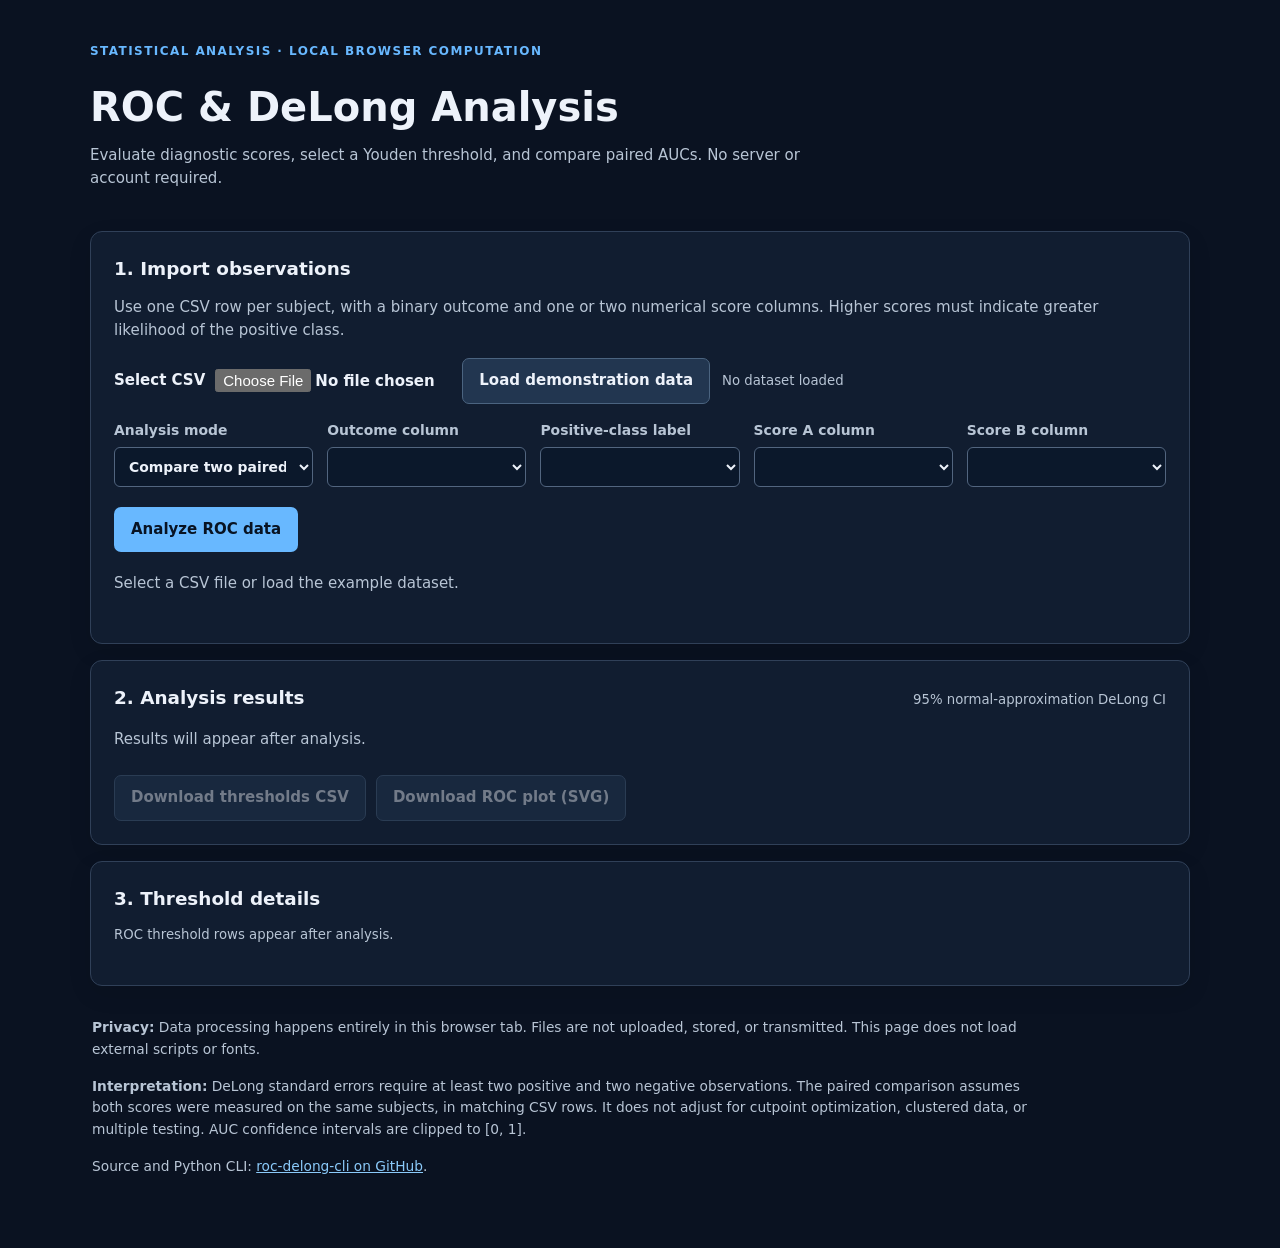
<file: index.html>
<!doctype html>
<html lang="en">
<head>
<meta charset="utf-8">
<meta name="viewport" content="width=device-width, initial-scale=1">
<meta http-equiv="refresh" content="0; url=./web/">
<title>ROC &amp; DeLong Analysis</title>
</head>
<body><p><a href="./web/">Open ROC &amp; DeLong Analysis</a></p></body>
</html>
</file>
<file: web/style.css>
:root{color-scheme:dark;--bg:#0a1221;--panel:#111d30;--line:#304058;--fg:#edf2fa;--muted:#b8c5d5;--accent:#68b8ff;--danger:#ffb0b0}
*{box-sizing:border-box}body{margin:0;background:var(--bg);color:var(--fg);font:15px/1.55 system-ui,-apple-system,BlinkMacSystemFont,"Segoe UI",sans-serif}
main{width:min(1100px,calc(100% - 28px));margin:0 auto;padding:28px 0 45px}header{padding:8px 0 25px}h1{font-size:clamp(1.65rem,4vw,2.5rem);margin:.25rem 0}h2{font-size:1.15rem;margin:0 0 12px}h3{font-size:1rem;margin:0 0 8px}
p{margin:.35rem 0 1rem}header p{color:var(--muted);max-width:770px}.eyebrow{text-transform:uppercase;letter-spacing:.12em;font-weight:700;font-size:.75rem;color:var(--accent)}
.panel{background:var(--panel);border:1px solid var(--line);border-radius:12px;padding:23px;margin-bottom:16px;box-shadow:0 8px 25px rgba(0,0,0,.09)}
.panel>p{color:var(--muted)}.import-row{display:flex;align-items:center;gap:12px;flex-wrap:wrap;margin:16px 0}
.file-input{display:inline-flex;align-items:center;gap:10px;font-weight:600}.file-input input{max-width:235px;font:inherit}button{font:inherit;cursor:pointer;border-radius:7px;border:1px solid transparent;padding:10px 16px;font-weight:700}
button:disabled{opacity:.44;cursor:not-allowed}.primary{background:var(--accent);color:#081323}.secondary{background:#223650;color:var(--fg);border-color:#4b6480}
button:not(:disabled):hover{filter:brightness(1.12)}button:focus-visible,a:focus-visible,select:focus-visible,input:focus-visible{outline:3px solid #ffc56e;outline-offset:3px}
.form-grid{display:grid;grid-template-columns:repeat(auto-fit,minmax(190px,1fr));gap:14px;margin-bottom:20px}.form-grid label{color:var(--muted);font-size:.87rem;font-weight:600}
select{display:block;width:100%;margin-top:6px;padding:10px;border-radius:6px;border:1px solid #52657f;background:#0b182b;color:var(--fg);font:inherit}
.status{padding:8px 0;margin-top:12px;color:#a6e2ba}.status.error{color:var(--danger)}.small{font-size:.83rem;color:var(--muted)}
.section-top{display:flex;align-items:baseline;justify-content:space-between;flex-wrap:wrap;gap:8px}
.results{display:grid;grid-template-columns:repeat(auto-fit,minmax(225px,1fr));gap:14px;align-items:start}
.results>p{grid-column:1/-1;color:var(--muted);margin:4px 0}.results .comparison{color:var(--fg);background:#20344d;padding:12px;border-radius:6px}
.result{padding:14px;background:#0d192a;border:1px solid var(--line);border-radius:8px}
dl{display:grid;grid-template-columns:1fr auto;gap:5px 10px;margin:0}dt{color:var(--muted)}dd{margin:0;font-variant-numeric:tabular-nums;font-weight:650}
.chart{max-width:720px;margin:20px auto 6px}.chart svg{display:block;border:1px solid var(--line);border-radius:7px}
.actions{display:flex;gap:10px;flex-wrap:wrap}.table-wrap{overflow:auto;max-height:350px}
table{border-collapse:collapse;width:100%;min-width:680px;font-size:.83rem;font-variant-numeric:tabular-nums}
th,td{padding:8px 9px;text-align:left;border-bottom:1px solid var(--line)}th{position:sticky;top:0;background:#203149;color:var(--fg)}
footer{padding:10px 2px;color:var(--muted);font-size:.86rem}footer p{max-width:950px}a{color:#8bcafa}
[hidden]{display:none!important}
@media(max-width:600px){main{width:calc(100% - 20px);padding-top:12px}.panel{padding:16px}.file-input{display:block}.file-input input{display:block;margin-top:8px}.actions button{width:100%}}
</file>
